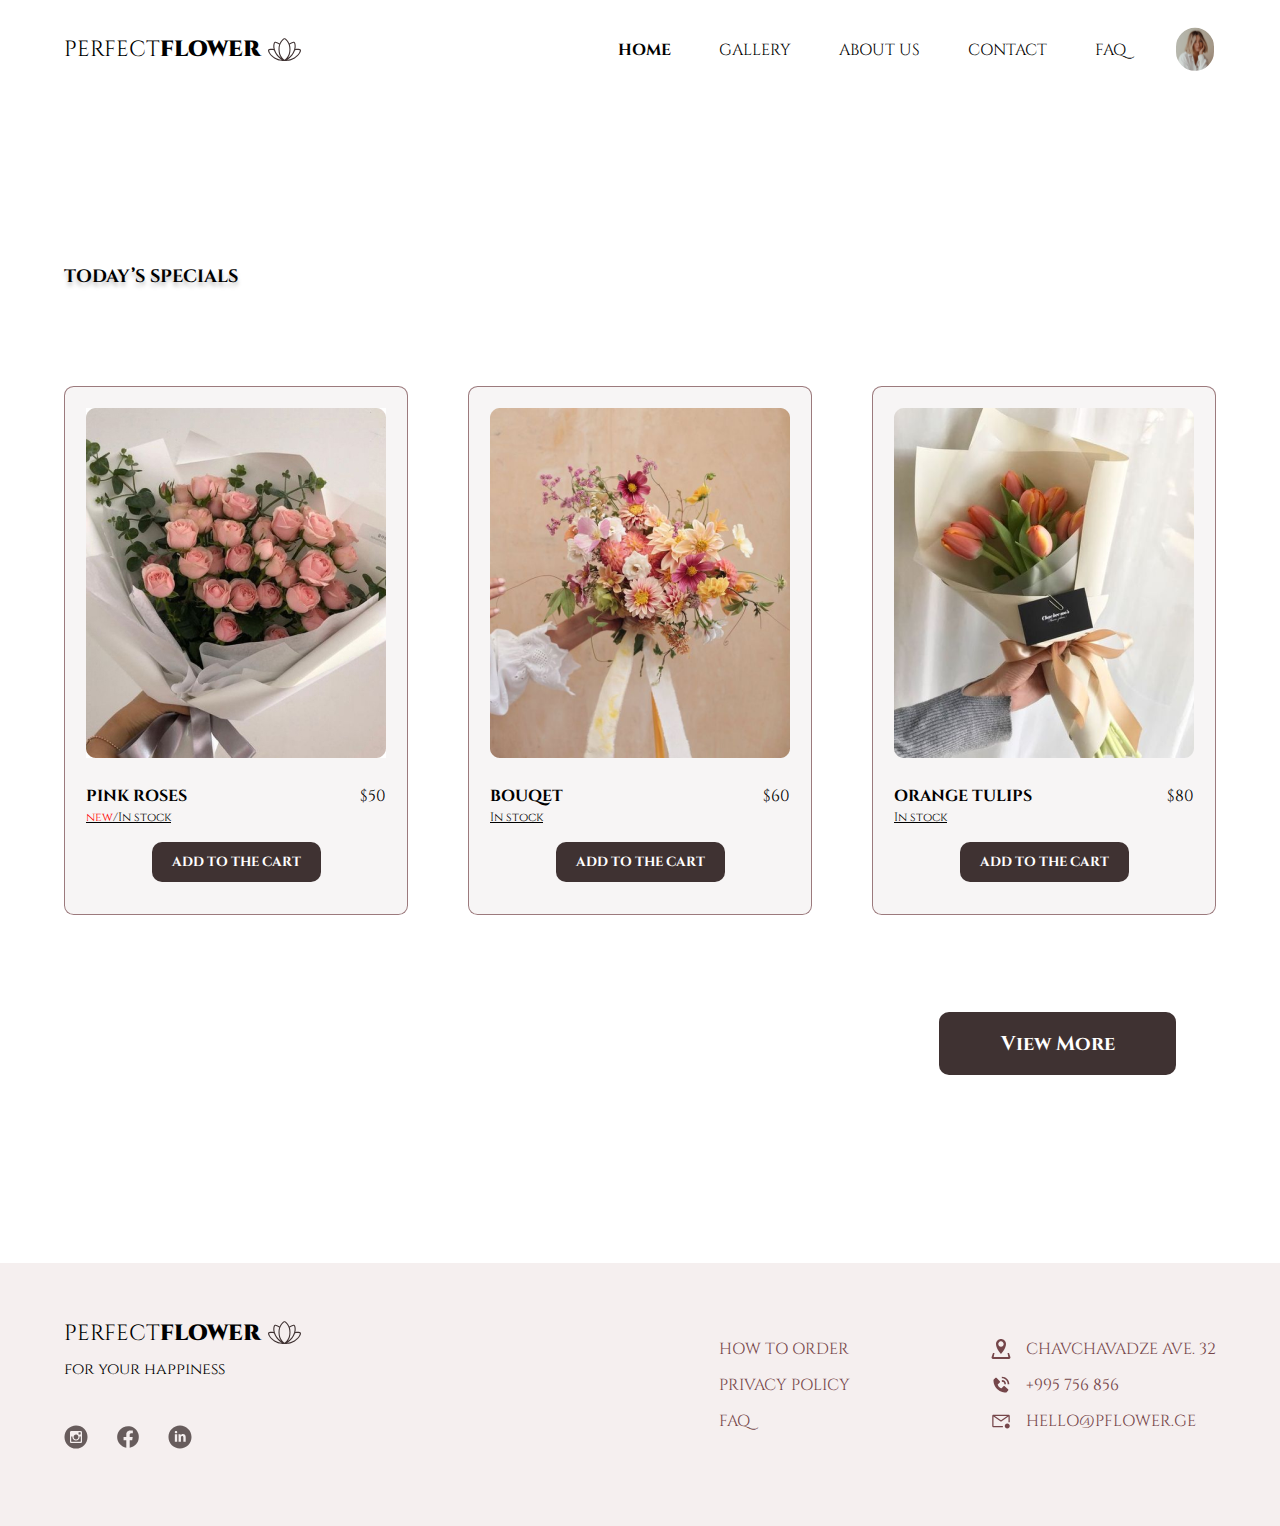
<file: index.html>
<!DOCTYPE html>
<html lang="en">

<head>
    <meta charset="UTF-8">
    <meta http-equiv="X-UA-Compatible" content="IE=edge">
    <meta name="viewport" content="width=device-width, initial-scale=1.0">
    <link rel="stylesheet" href="assets/css/reset.css">
    <link rel="stylesheet" href="assets/css/style.css">
    <title>Home</title>
</head>

<body>
    <header class="no-bg">
        <div class="container flex menu">
            <div class="logo">
                <a href="index.html"><span>Perfect<span class="logo-bold">Flower</span></span></a>
                <img src="assets/images/ph_flower-lotus-thin.svg">
            </div>
            <nav>
                <ul class="flex">
                    <li class="active"><a href="index.html">Home</a></li>
                    <li><a href="gallery.html">Gallery</a></li>
                    <li><a href="about.html">About us</a></li>
                    <li><a href="contact.html">Contact</a></li>
                    <li><a href="faq.html">FAQ</a></li>
                    <li><a href="#"><img src="assets/images/profile.svg" alt="Profile-Avatar"></a></li>
                </ul>
            </nav>
        </div>
    </header>
    <div class="container">
        <div class="specials-board relative">
            <h2>TODAY’S SPECIALS</h2>
            <div class="box-wrapper flex">
                <div class="box-card">
                    <img src="assets/images/img1.jpg">
                    <h3 class="relative">PINK ROSES <span class="item-price">$50</span></h3>
                    <p class="in-stock"><span class="new-in-stock">new</span>/In stock</p>
                    <button>Add to the cart</button>
                </div>
                <div class="box-card">
                    <img src="assets/images/img2.png">
                    <h3 class="relative">BOUQET<span class="item-price">$60</span></h3>
                    <p class="in-stock">In stock</p>
                    <button>Add to the cart</button>
                </div>
                <div class="box-card">
                    <img src="assets/images/img3.png">
                    <h3 class="relative">ORANGE TULIPS<span class="item-price">$80</span></h3>
                    <p class="in-stock">In stock</p>
                    <button>Add to the cart</button>
                </div>
            </div>
            <button class="more-btn">View More</button>
        </div>
    </div>
    <footer>
        <div class="container flex footer-menu">
            <div class="social-icons-wrapper">
                <div class="logo">
                    <a href="index.html"><span>Perfect<span class="logo-bold">Flower</span></span></a>
                    <img src="assets/images/ph_flower-lotus-thin.svg">
                </div>
                <p>for your happiness</p>
                <div class="icons">
                    <a href="#"><img src="assets/images/instagram.svg"></a>
                    <a href="#"><img src="assets/images/fb.svg"></a>
                    <a href="#"><img src="assets/images/linkd.svg"></a>
                </div>
            </div>
            <div class="flex">
                <ul>
                    <li><a href="#">How to order</a></li>
                    <li><a href="#">Privacy Policy</a></li>
                    <li><a href="faq.html">FAQ</a></li>
                </ul>
                <ul>
                    <li>

                        <a href="#">
                            <img src="assets/images/entypo_location.svg">
                            Chavchavadze ave. 32</a>
                    </li>
                    <li>
                        <a href="#">
                            <img src="assets/images/bxs_phone-call.svg">
                            +995 756 856</a>
                    </li>
                    <li>
                        <a href="#">
                            <img src="assets/images/carbon_email-new.svg">
                            hello@pflower.ge</a>
                    </li>
                </ul>
            </div>
        </div>
    </footer>
    <script src="assets/js/script.js"></script>
</body>

</html>
</file>
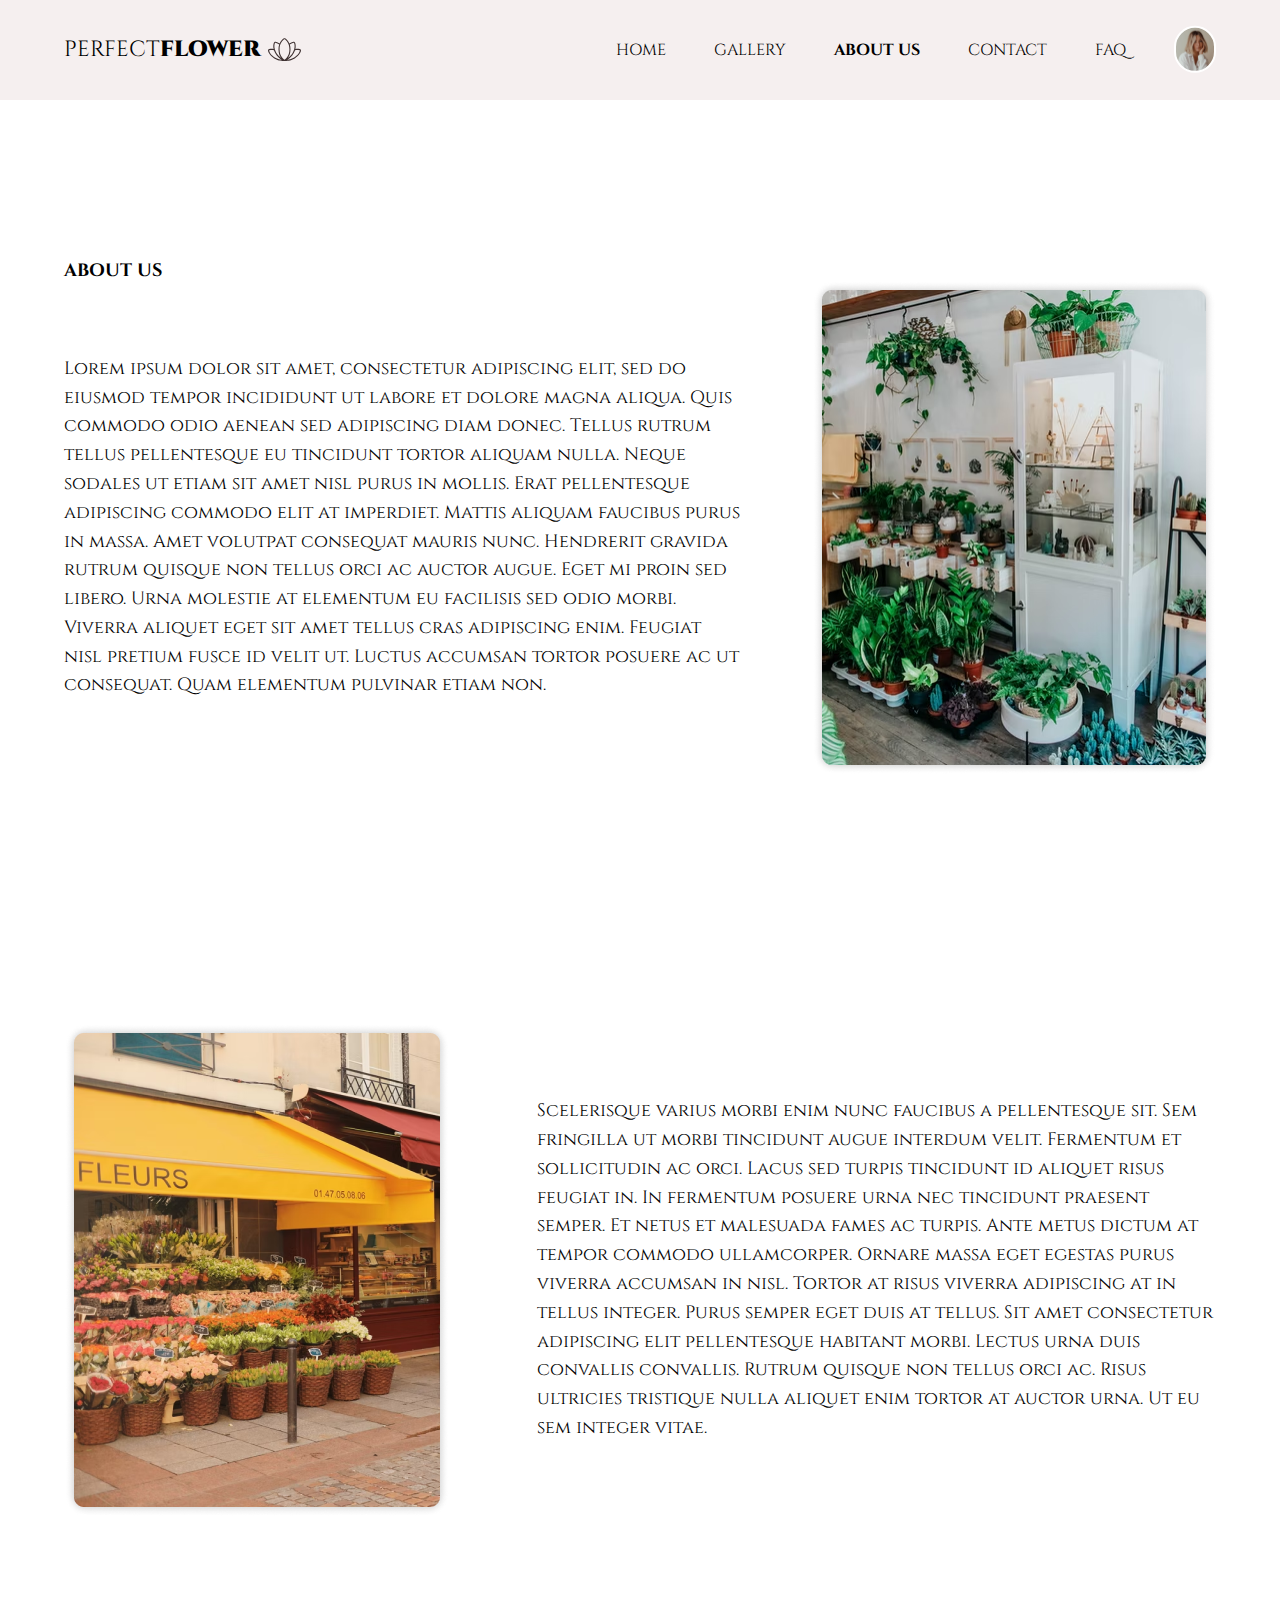
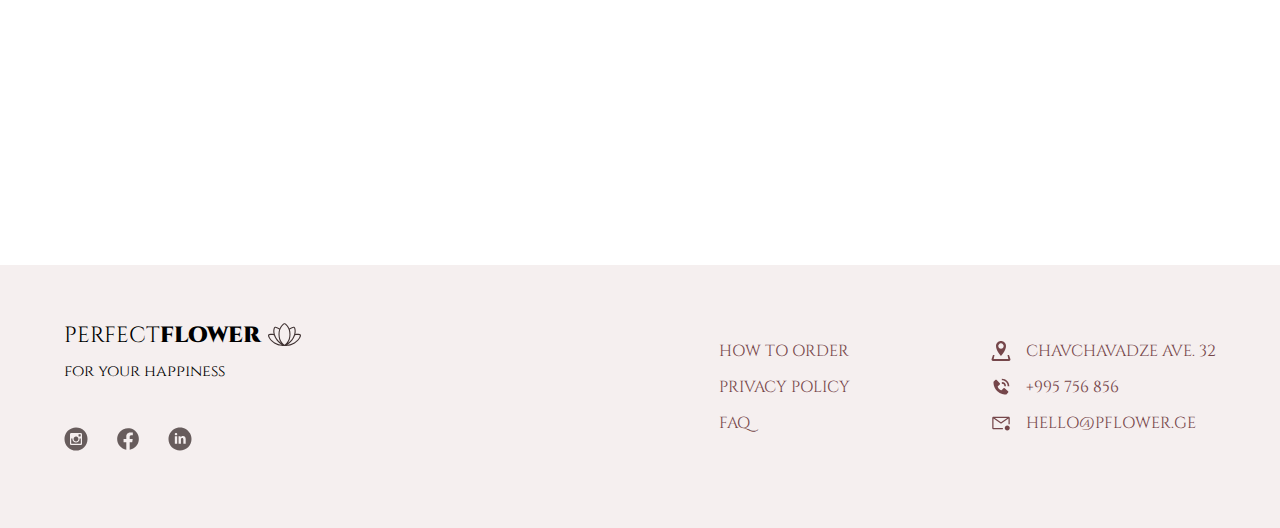
<file: about.html>
<!DOCTYPE html>
<html lang="en">

<head>
    <meta charset="UTF-8">
    <meta http-equiv="X-UA-Compatible" content="IE=edge">
    <meta name="viewport" content="width=device-width, initial-scale=1.0">
    <link rel="stylesheet" href="assets/css/reset.css">
    <link rel="stylesheet" href="assets/css/style.css">
    <title>About</title>
</head>

<body>
    <header>
        <div class="container flex menu">
            <div class="logo">
                <a href="index.html"><span>Perfect<span class="logo-bold">Flower</span></span></a>
                <img src="assets/images/ph_flower-lotus-thin.svg">
            </div>
            <nav>
                <ul class="flex">
                    <li><a href="index.html">Home</a></li>
                    <li><a href="gallery.html">Gallery</a></li>
                    <li class="active"><a href="about.html">About us</a></li>
                    <li><a href="contact.html">Contact</a></li>
                    <li><a href="faq.html">FAQ</a></li>
                    <li><a href="#"><img src="assets/images/profile.svg" alt="Profile-Avatar"></a></li>
                </ul>
            </nav>
        </div>
    </header>

    <div class="container about-container">
        <h2>About Us</h2>
        <div class="about-content">
            <section>
                <p>
                    Lorem ipsum dolor sit amet, consectetur adipiscing elit, sed do eiusmod tempor incididunt ut labore
                    et dolore magna aliqua. Quis commodo odio aenean sed adipiscing diam donec. Tellus rutrum tellus
                    pellentesque eu tincidunt tortor aliquam nulla. Neque sodales ut etiam sit amet nisl purus in
                    mollis. Erat pellentesque adipiscing commodo elit at imperdiet. Mattis aliquam faucibus purus in
                    massa. Amet volutpat consequat mauris nunc. Hendrerit gravida rutrum quisque non tellus orci ac
                    auctor augue. Eget mi proin sed libero. Urna molestie at elementum eu facilisis sed odio morbi.
                    Viverra aliquet eget sit amet tellus cras adipiscing enim. Feugiat nisl pretium fusce id velit ut.
                    Luctus accumsan tortor posuere ac ut consequat. Quam elementum pulvinar etiam non.
                </p>
                <img src="assets/images/images-2/image 30.png" alt="">
            </section>
            <section>
                <img src="assets/images/images-2/image 31.png" alt="">
                <p>
                    Scelerisque varius morbi enim nunc faucibus a pellentesque sit. Sem fringilla ut morbi tincidunt
                    augue interdum velit. Fermentum et sollicitudin ac orci. Lacus sed turpis tincidunt id aliquet risus
                    feugiat in. In fermentum posuere urna nec tincidunt praesent semper. Et netus et malesuada fames ac
                    turpis. Ante metus dictum at tempor commodo ullamcorper. Ornare massa eget egestas purus viverra
                    accumsan in nisl. Tortor at risus viverra adipiscing at in tellus integer. Purus semper eget duis at
                    tellus. Sit amet consectetur adipiscing elit pellentesque habitant morbi. Lectus urna duis convallis
                    convallis. Rutrum quisque non tellus orci ac. Risus ultricies tristique nulla aliquet enim tortor at
                    auctor urna. Ut eu sem integer vitae.
                </p>
            </section>
        </div>
    </div>


    <footer>
        <div class="container flex footer-menu">
            <div class="social-icons-wrapper">
                <div class="logo">
                    <a href="index.html"><span>Perfect<span class="logo-bold">Flower</span></span></a>
                    <img src="assets/images/ph_flower-lotus-thin.svg">
                </div>
                <p>for your happiness</p>
                <div class="icons">
                    <a href="#"><img src="assets/images/instagram.svg"></a>
                    <a href="#"><img src="assets/images/fb.svg"></a>
                    <a href="#"><img src="assets/images/linkd.svg"></a>
                </div>
            </div>
            <div class="flex">
                <ul>
                    <li><a href="#">How to order</a></li>
                    <li><a href="#">Privacy Policy</a></li>
                    <li><a href="faq.html">FAQ</a></li>
                </ul>
                <ul>
                    <li>
                        <a href="#">
                            <img src="assets/images/entypo_location.svg">
                            Chavchavadze ave. 32</a>
                    </li>
                    <li>
                        <a href="">
                            <img src="assets/images/bxs_phone-call.svg">
                            +995 756 856</a>
                    </li>
                    <li>
                        <a href="">
                            <img src="assets/images/carbon_email-new.svg">
                            hello@pflower.ge</a>
                    </li>
                </ul>
            </div>
        </div>
    </footer>
    <script src="assets/js/script.js"></script>
</body>

</html>
</file>
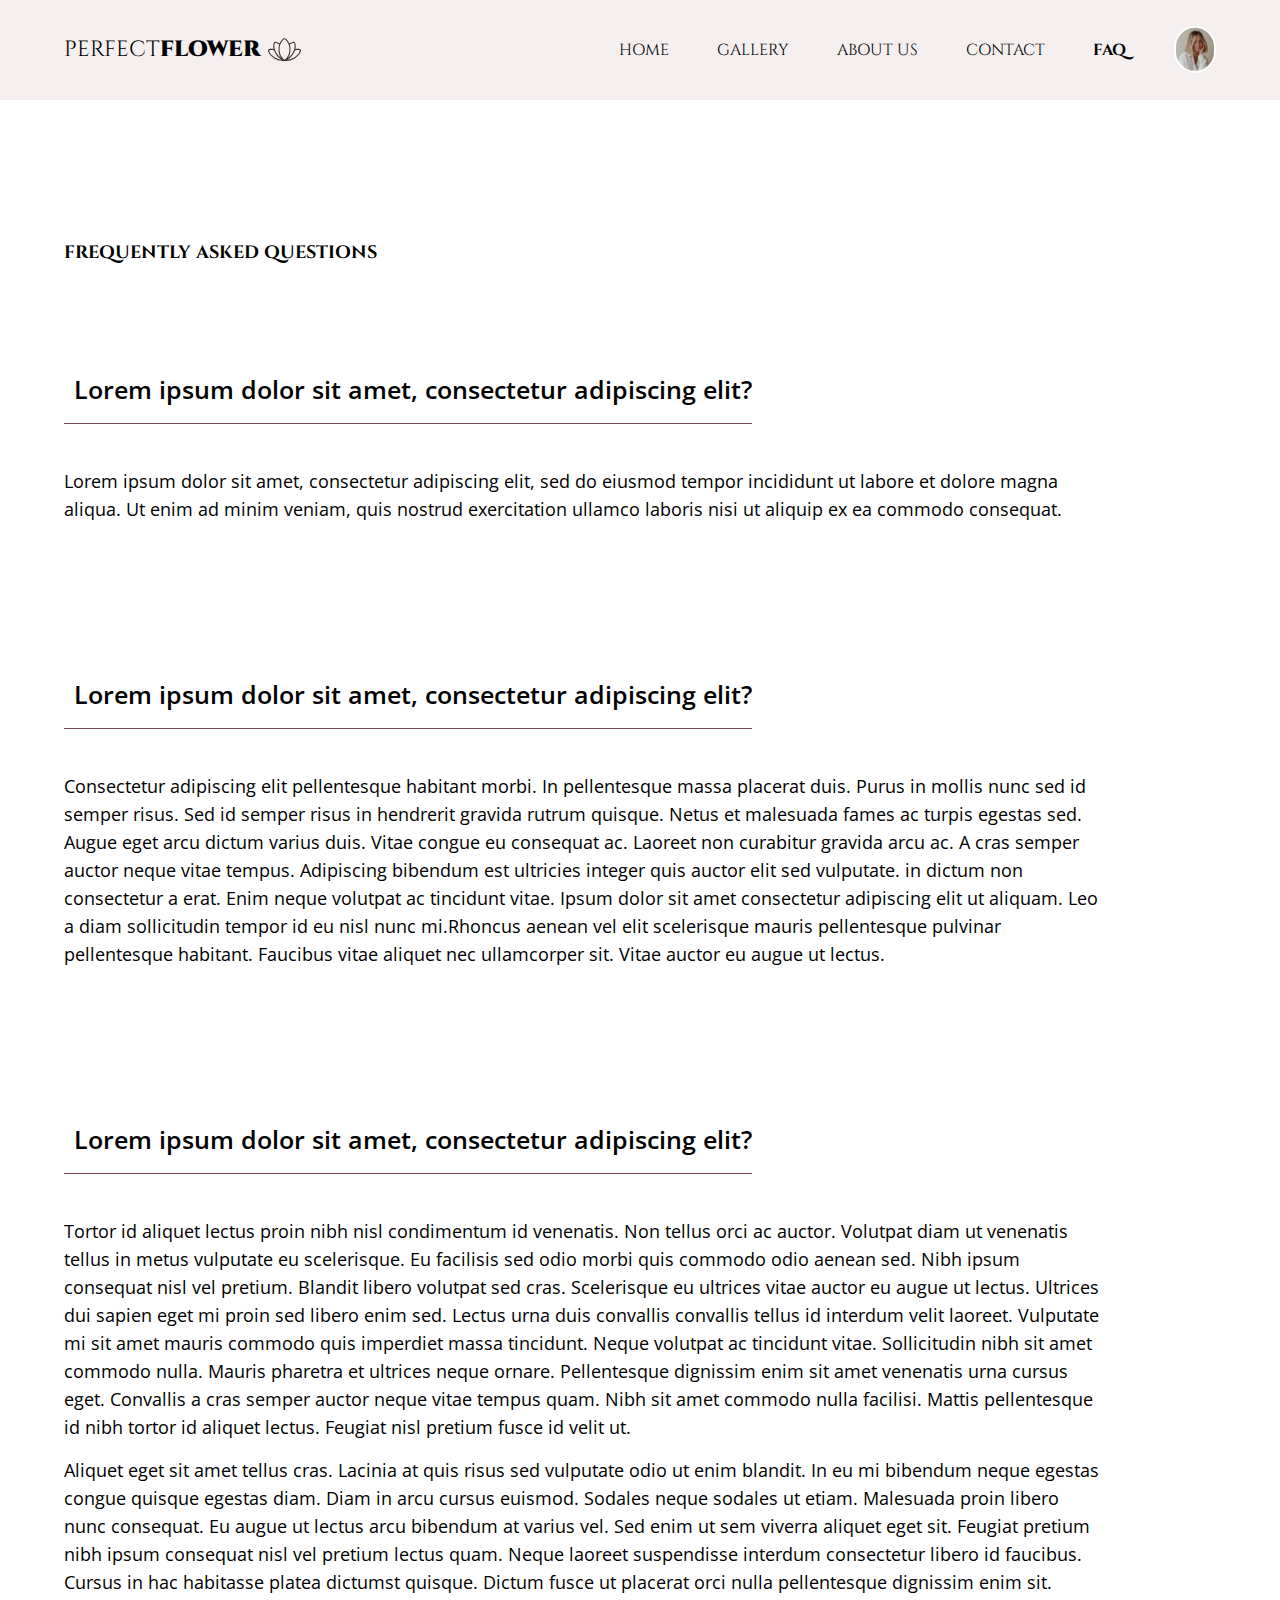
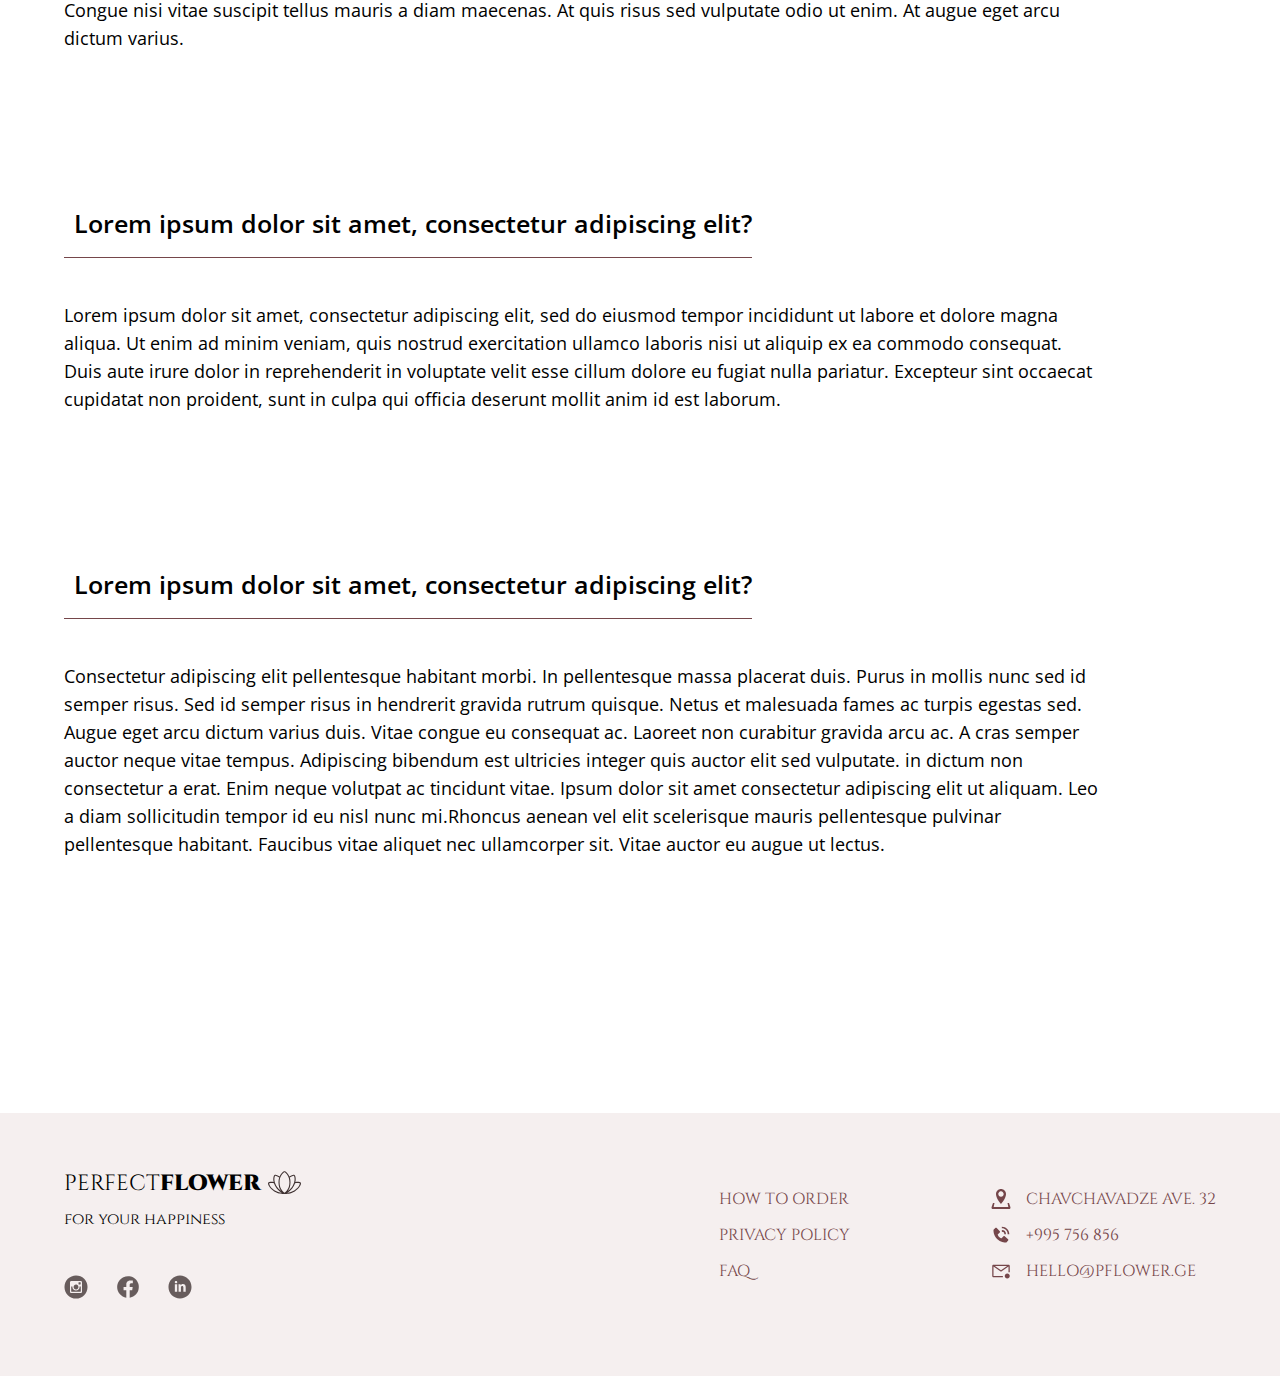
<file: faq.html>
<!DOCTYPE html>
<html lang="en">

<head>
    <meta charset="UTF-8">
    <meta http-equiv="X-UA-Compatible" content="IE=edge">
    <meta name="viewport" content="width=device-width, initial-scale=1.0">
    <link rel="stylesheet" href="assets/css/reset.css">
    <link rel="stylesheet" href="assets/css/style.css">
    <title>FAQ</title>
</head>

<body>
    <header>
        <div class="container flex menu">
            <div class="logo">
                <a href="index.html"><span>Perfect<span class="logo-bold">Flower</span></span></a>
                <img src="assets/images/ph_flower-lotus-thin.svg">
            </div>
            <nav>
                <ul class="flex">
                    <li><a href="index.html">Home</a></li>
                    <li><a href="gallery.html">Gallery</a></li>
                    <li><a href="about.html">About us</a></li>
                    <li><a href="contact.html">Contact</a></li>
                    <li class="active"><a href="faq.html">FAQ</a></li>
                    <li><a href="#"><img src="assets/images/profile.svg" alt="Profile-Avatar"></a></li>
                </ul>
            </nav>
        </div>
    </header>

    <div class="container faq-board">
        <h2>FREQUENTLY ASKED QUESTIONS</h2>
        <div class="text-content">
            <h1>Lorem ipsum dolor sit amet, consectetur adipiscing elit?</h1>
            <p>
                Lorem ipsum dolor sit amet, consectetur adipiscing elit, sed do eiusmod tempor incididunt ut labore et
                dolore magna aliqua. Ut enim ad minim veniam, quis nostrud exercitation ullamco laboris nisi ut aliquip
                ex ea commodo consequat.
            </p>
            <h1>Lorem ipsum dolor sit amet, consectetur adipiscing elit?</h1>
            <p>
                Consectetur adipiscing elit pellentesque habitant morbi. In pellentesque massa placerat duis. Purus in
                mollis nunc sed id semper risus. Sed id semper risus in hendrerit gravida rutrum quisque. Netus et
                malesuada fames ac turpis egestas sed. Augue eget arcu dictum varius duis. Vitae congue eu consequat ac.
                Laoreet non curabitur gravida arcu ac. A cras semper auctor neque vitae tempus. Adipiscing bibendum est
                ultricies integer quis auctor elit sed vulputate. in dictum non consectetur a erat. Enim neque volutpat
                ac tincidunt vitae. Ipsum dolor sit amet consectetur adipiscing elit ut aliquam. Leo a diam sollicitudin
                tempor id eu nisl nunc mi.Rhoncus aenean vel elit scelerisque mauris pellentesque pulvinar pellentesque
                habitant. Faucibus vitae aliquet nec ullamcorper sit. Vitae auctor eu augue ut lectus.
            </p>
            <h1>Lorem ipsum dolor sit amet, consectetur adipiscing elit?</h1>
            <p>
                Tortor id aliquet lectus proin nibh nisl condimentum id venenatis. Non tellus orci ac auctor. Volutpat
                diam ut venenatis tellus in metus vulputate eu scelerisque. Eu facilisis sed odio morbi quis commodo
                odio aenean sed. Nibh ipsum consequat nisl vel pretium. Blandit libero volutpat sed cras. Scelerisque eu
                ultrices vitae auctor eu augue ut lectus. Ultrices dui sapien eget mi proin sed libero enim sed. Lectus
                urna duis convallis convallis tellus id interdum velit laoreet. Vulputate mi sit amet mauris commodo
                quis imperdiet massa tincidunt. Neque volutpat ac tincidunt vitae. Sollicitudin nibh sit amet commodo
                nulla. Mauris pharetra et ultrices neque ornare. Pellentesque dignissim enim sit amet venenatis urna
                cursus eget. Convallis a cras semper auctor neque vitae tempus quam. Nibh sit amet commodo nulla
                facilisi. Mattis pellentesque id nibh tortor id aliquet lectus. Feugiat nisl pretium fusce id velit ut.
            </p>
            <p>
                Aliquet eget sit amet tellus cras. Lacinia at quis risus sed vulputate odio ut enim blandit. In eu mi
                bibendum neque egestas congue quisque egestas diam. Diam in arcu cursus euismod. Sodales neque sodales
                ut etiam. Malesuada proin libero nunc consequat. Eu augue ut lectus arcu bibendum at varius vel. Sed
                enim ut sem viverra aliquet eget sit. Feugiat pretium nibh ipsum consequat nisl vel pretium lectus quam.
                Neque laoreet suspendisse interdum consectetur libero id faucibus. Cursus in hac habitasse platea
                dictumst quisque. Dictum fusce ut placerat orci nulla pellentesque dignissim enim sit. Congue nisi vitae
                suscipit tellus mauris a diam maecenas. At quis risus sed vulputate odio ut enim. At augue eget arcu
                dictum varius.
            </p>
            <h1>Lorem ipsum dolor sit amet, consectetur adipiscing elit?</h1>
            <p>
                Lorem ipsum dolor sit amet, consectetur adipiscing elit, sed do eiusmod tempor incididunt ut labore et
                dolore magna aliqua. Ut enim ad minim veniam, quis nostrud exercitation ullamco laboris nisi ut aliquip
                ex ea commodo consequat. Duis aute irure dolor in reprehenderit in voluptate velit esse cillum dolore eu
                fugiat nulla pariatur. Excepteur sint occaecat cupidatat non proident, sunt in culpa qui officia
                deserunt mollit anim id est laborum.
            </p>
            <h1>Lorem ipsum dolor sit amet, consectetur adipiscing elit?</h1>
            <p>
                Consectetur adipiscing elit pellentesque habitant morbi. In pellentesque massa placerat duis. Purus in
                mollis nunc sed id semper risus. Sed id semper risus in hendrerit gravida rutrum quisque. Netus et
                malesuada fames ac turpis egestas sed. Augue eget arcu dictum varius duis. Vitae congue eu consequat ac.
                Laoreet non curabitur gravida arcu ac. A cras semper auctor neque vitae tempus. Adipiscing bibendum est
                ultricies integer quis auctor elit sed vulputate. in dictum non consectetur a erat. Enim neque volutpat
                ac tincidunt vitae. Ipsum dolor sit amet consectetur adipiscing elit ut aliquam. Leo a diam sollicitudin
                tempor id eu nisl nunc mi.Rhoncus aenean vel elit scelerisque mauris pellentesque pulvinar pellentesque
                habitant. Faucibus vitae aliquet nec ullamcorper sit. Vitae auctor eu augue ut lectus.
            </p>
        </div>
    </div>

    <footer>
        <div class="container flex footer-menu">
            <div class="social-icons-wrapper">
                <div class="logo">
                    <a href="index.html"><span>Perfect<span class="logo-bold">Flower</span></span></a>
                    <img src="assets/images/ph_flower-lotus-thin.svg">
                </div>
                <p>for your happiness</p>
                <div class="icons">
                    <a href="#"><img src="assets/images/instagram.svg"></a>
                    <a href="#"><img src="assets/images/fb.svg"></a>
                    <a href="#"><img src="assets/images/linkd.svg"></a>
                </div>
            </div>
            <div class="flex">
                <ul>
                    <li><a href="#">How to order</a></li>
                    <li><a href="#">Privacy Policy</a></li>
                    <li><a href="faq.html">FAQ</a></li>
                </ul>
                <ul>
                    <li>

                        <a href="#">
                            <img src="assets/images/entypo_location.svg">
                            Chavchavadze ave. 32</a>
                    </li>
                    <li>
                        <a href="#">
                            <img src="assets/images/bxs_phone-call.svg">
                            +995 756 856</a>
                    </li>
                    <li>
                        <a href="#">
                            <img src="assets/images/carbon_email-new.svg">
                            hello@pflower.ge</a>
                    </li>
                </ul>
            </div>
        </div>
    </footer>
    <script src="assets/js/script.js"></script>
</body>

</html>
</file>
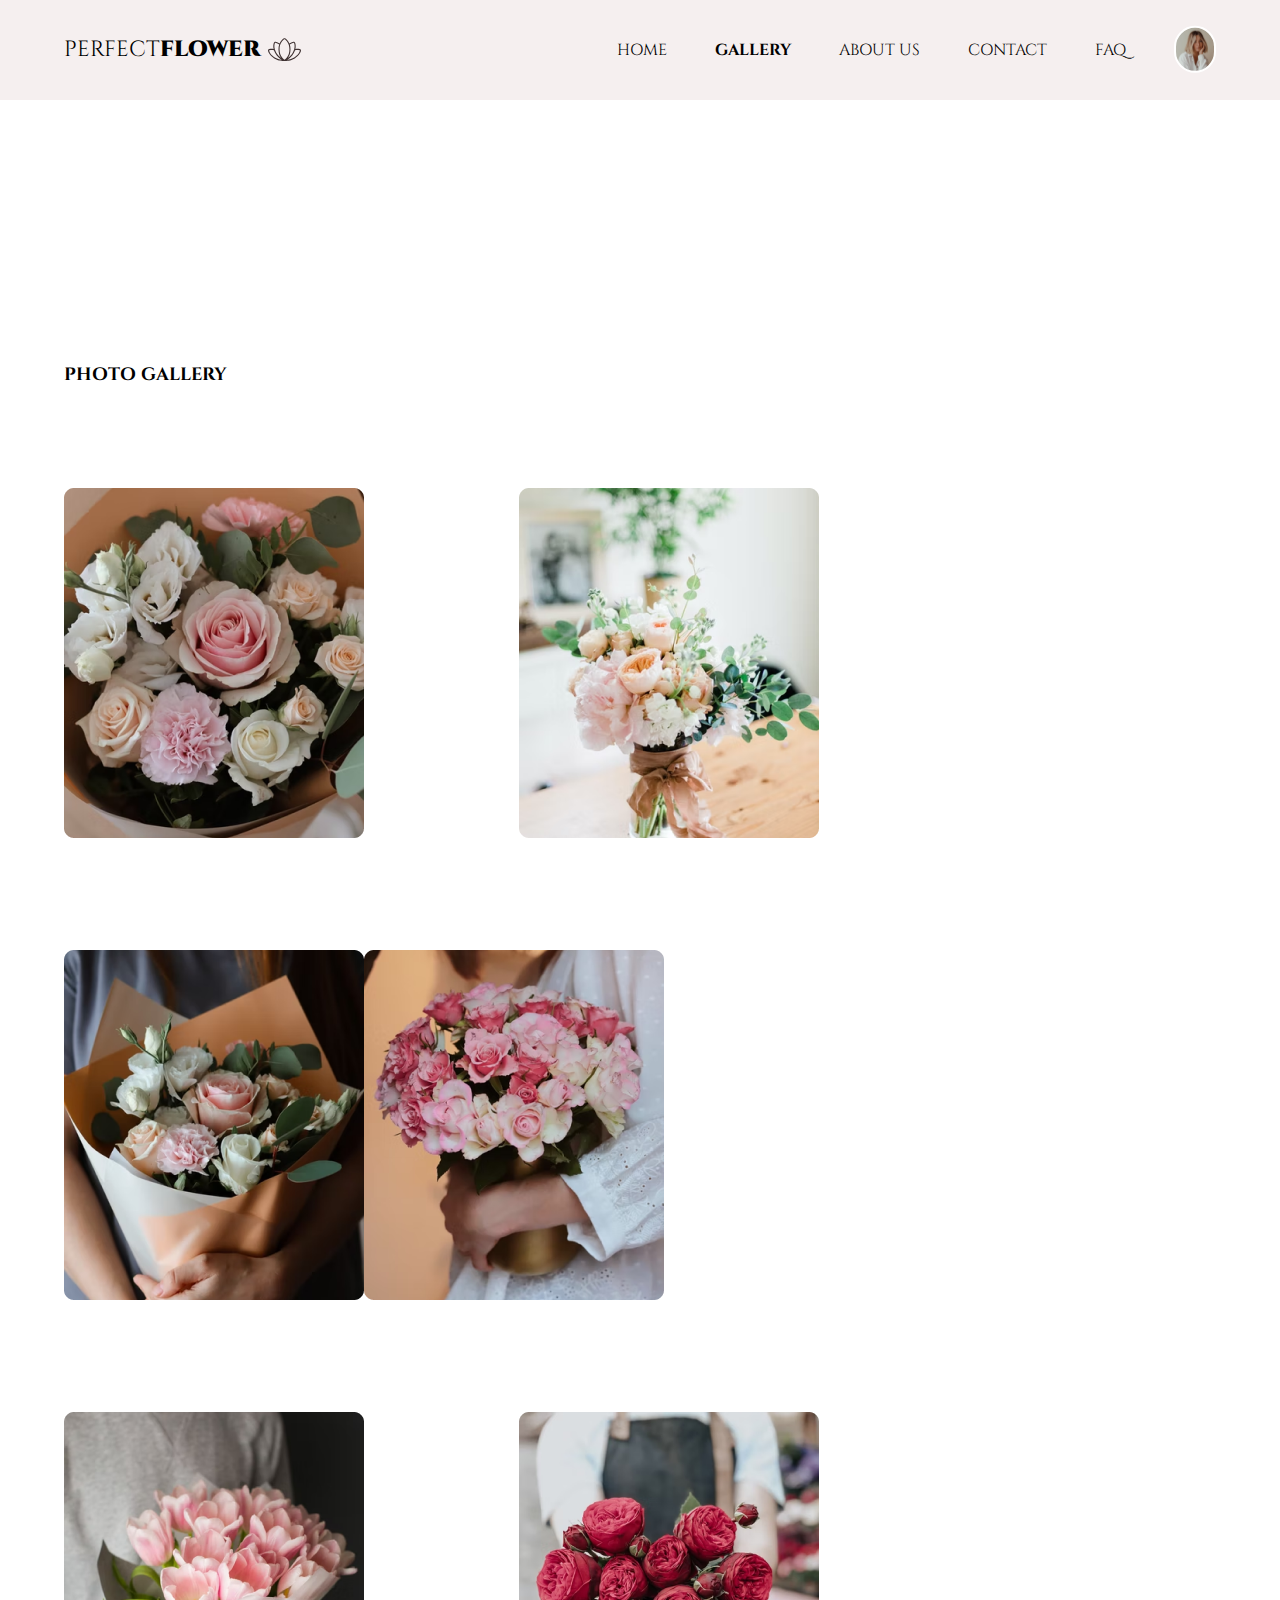
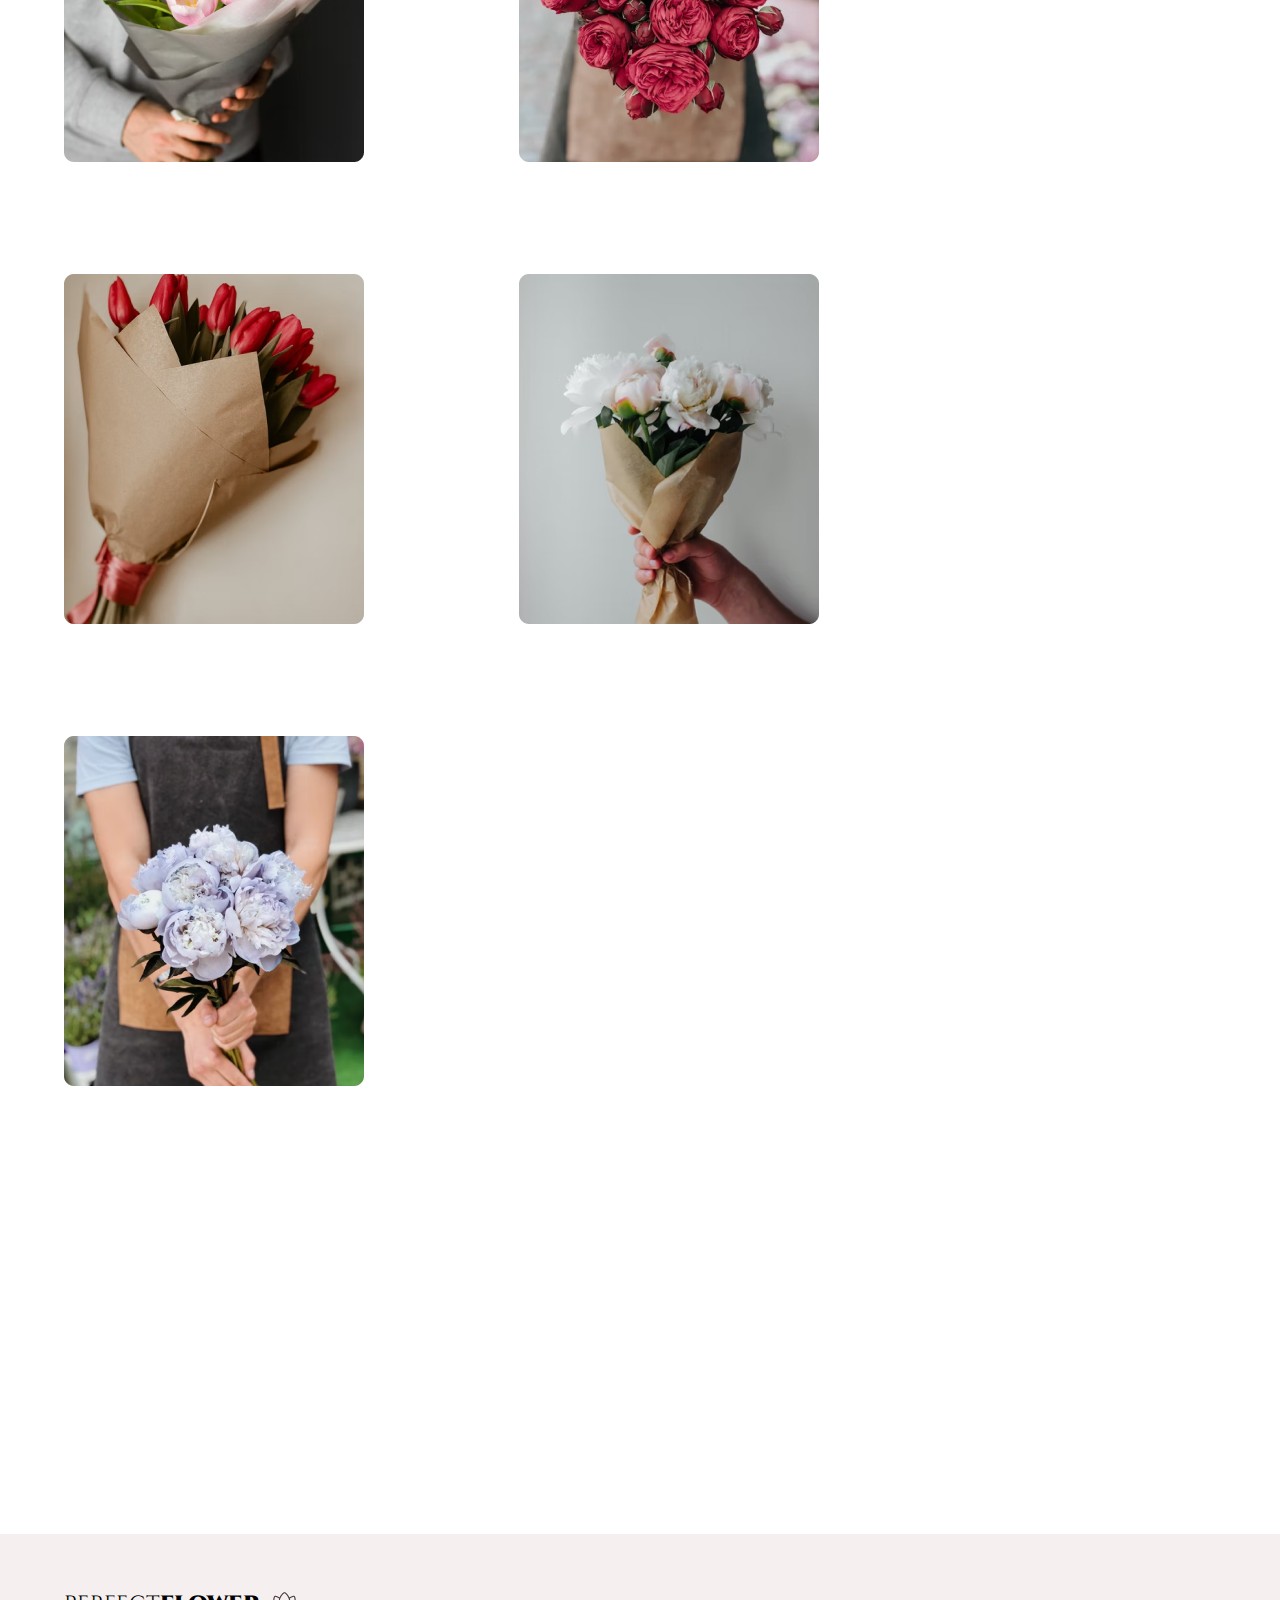
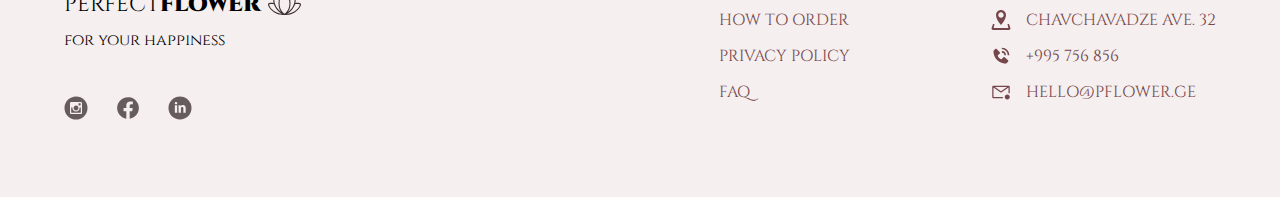
<file: gallery.html>
<!DOCTYPE html>
<html lang="en">

<head>
    <meta charset="UTF-8">
    <meta http-equiv="X-UA-Compatible" content="IE=edge">
    <meta name="viewport" content="width=device-width, initial-scale=1.0">
    <link rel="stylesheet" href="assets/css/reset.css">
    <link rel="stylesheet" href="assets/css/style.css">
    <title>Gallery</title>
</head>

<body>
    <header>
        <div class="container flex menu">
            <div class="logo">
                <a href="index.html"><span>Perfect<span class="logo-bold">Flower</span></span></a>
                <img src="assets/images/ph_flower-lotus-thin.svg">
            </div>
            <nav>
                <ul class="flex">
                    <li><a href="index.html">Home</a></li>
                    <li class="active"><a href="gallery.html">Gallery</a></li>
                    <li><a href="about.html">About us</a></li>
                    <li><a href="contact.html">Contact</a></li>
                    <li><a href="faq.html">FAQ</a></li>
                    <li><a href="#"><img src="assets/images/profile.svg" alt="Profile-Avatar"></a></li>
                </ul>
            </nav>
        </div>
    </header>

    <div class="container gallery">
        <h2 class="gallery-title">Photo gallery</h2>
        <div class="gallery">
            <img src="assets/images/images-2/Frame 1.png">
            <img src="assets/images/images-2/Frame 3.png">
            <img src="assets/images/images-2/Frame 5.png">
            <img src="assets/images/images-2/Frame 16.png">
            <img src="assets/images/images-2/Frame 17.png">
            <img src="assets/images/images-2/Frame 18.png">
            <img src="assets/images/images-2/Frame 15.png">
            <img src="assets/images/images-2/Frame 14.png">
            <img src="assets/images/images-2/Frame 13.png">
        </div>
    </div>


    <footer>
        <div class="container flex footer-menu">
            <div class="social-icons-wrapper">
                <div class="logo">
                    <a href="index.html"><span>Perfect<span class="logo-bold">Flower</span></span></a>
                    <img src="assets/images/ph_flower-lotus-thin.svg">
                </div>
                <p>for your happiness</p>
                <div class="icons">
                    <a href="#"><img src="assets/images/instagram.svg"></a>
                    <a href="#"><img src="assets/images/fb.svg"></a>
                    <a href="#"><img src="assets/images/linkd.svg"></a>
                </div>
            </div>
            <div class="flex">
                <ul>
                    <li><a href="#">How to order</a></li>
                    <li><a href="#">Privacy Policy</a></li>
                    <li><a href="faq.html">FAQ</a></li>
                </ul>
                <ul>
                    <li>

                        <a href="#">
                            <img src="assets/images/entypo_location.svg">
                            Chavchavadze ave. 32</a>
                    </li>
                    <li>
                        <a href="#">
                            <img src="assets/images/bxs_phone-call.svg">
                            +995 756 856</a>
                    </li>
                    <li>
                        <a href="#">
                            <img src="assets/images/carbon_email-new.svg">
                            hello@pflower.ge</a>
                    </li>
                </ul>
            </div>
        </div>
    </footer>
    <script src="assets/js/script.js"></script>
</body>

</html>
</file>
<file: assets/css/style.css>
@import url('https://fonts.googleapis.com/css2?family=Andada+Pro:wght@400;500;600&family=Anek+Malayalam&family=Cinzel:wght@400;500;600;700;800;900&family=Open+Sans:wght@300;400;600&family=Oswald:wght@400;500;600&family=Poppins:ital,wght@0,100;0,200;0,400;0,500;0,600;1,100;1,200;1,300;1,400;1,500;1,600&display=swap');

* {
    margin: 0;
    padding: 0;
    box-sizing: border-box;
}

a {
    text-decoration: none;
    color: initial;
}

button,
img {
    cursor: pointer;
}

header {
    position: fixed;
    top: 0;
    display: flex;
    height: 100px;
    width: 100%;
    align-items: center;
    background: #F5EFEF;
    z-index: 99;
}

.no-bg {
    background: white;
}

.container {
    max-width: 1240px;
    width: 90%;
    margin: 0 auto;
    font-family: 'Cinzel', serif;
}

.container h2 {
    font-weight: 700;
    font-size: 18px;
    text-transform: uppercase;
}

.flex {
    display: flex;
    align-items: center;
}

.menu {
    display: flex;
    justify-content: space-between;
}

.logo {
    display: flex;
    align-items: center;
    font-size: 22px;
    color: #3F3232;
    text-transform: uppercase;
}

.logo-bold {
    font-weight: 900;
    margin-right: 7px;
}

.menu nav ul li {
    text-transform: uppercase;
    font-size: 16px;
    color: #75464A;
}

.menu nav ul li:not(:last-child) {
    margin-right: 48px;
}

.menu nav ul .active {
    font-weight: 700;
}

.specials-board {
    margin-top: 268px;
    padding-bottom: 348px;
}

.specials-board h2 {
    font-weight: 700;
    font-size: 18px;
    text-shadow: 0px 4px 4px rgba(0, 0, 0, 0.25);
}

.specials-board .box-wrapper {
    justify-content: space-between;
    margin-top: 100px;
}

.specials-board .box-card {
    background: #F7F5F5;
    padding: 21px 21px 32px 21px;
    border: 1px solid rgba(117, 70, 74, 0.7);
    border-radius: 9.61403px;
}

.relative {
    position: relative;
}

.specials-board .box-card h3 {
    font-size: 16px;
    font-weight: 700;
    margin-top: 27px;
}

.item-price {
    position: absolute;
    right: 0;
    font-weight: initial;
}

.specials-board .box-card p {
    font-size: 12px;
    margin-top: 7px;
    text-decoration: underline;
}

.specials-board .box-card .new-in-stock {
    color: #FF0000;
}

.specials-board .box-card button {
    text-transform: uppercase;
    padding: 11px 20px;
    border: 0;
    background: #3F3232;
    border-radius: 10px;
    color: #fff;
    font-family: 'Cinzel', serif;
    font-weight: 700;
    display: flex;
    justify-content: center;
    align-items: center;
    margin: 0 auto;
    margin-top: 19px;
}

.specials-board .more-btn {
    width: 237px;
    height: 63px;
    background: #3F3232;
    color: #fff;
    border-radius: 10px;
    border: 0;
    font-family: 'Cinzel', serif;
    position: absolute;
    right: 40px;
    bottom: 188px;
    font-size: 20px;
    font-weight: 700;
    transition: 300ms;
}

footer {
    background: #F5EFEF;
    height: 263px;
    padding-top: 53px;
    width: 100%;
}

.footer-menu {
    display: flex;
    justify-content: space-between
}

.footer-menu .icons {
    display: flex;
    align-items: center;
}

.footer-menu .icons a {
    margin-right: 27px;
}

.footer-menu .social-icons-wrapper p {
    margin-top: 10px;
    margin-bottom: 47px;
}

.footer-menu .flex ul {
    margin-left: 141px;
    line-height: 36px;
    text-transform: uppercase;
}

.footer-menu .flex ul li a {
    display: flex;
    align-items: center;
    font-size: 16px;
    color: #75464A;
}

.footer-menu .flex ul li a img {
    margin-right: 15px;
}

.gallery {
    display: flex;
    flex-wrap: wrap;
    margin-top: 104px;
    padding-bottom: 168px;
}

.gallery img {
    margin-bottom: 112px;
    transition: 500ms;
}

.gallery img:hover {
    transform: scale(1.1);
    filter: drop-shadow(0px 0px 20px rgba(0, 0, 0, 0.25));
}

.gallery-title {
    margin-top: 262px;
}

.gallery img:not(:nth-child(3), :nth-child(6), :nth-child(9)) {
    margin-right: 155px;
}

.faq-board {
    margin-top: 244px;
    padding-bottom: 240px;
}

.faq-board .text-content {
    margin-top: 115px;
    font-family: Open Sans;
}

.faq-board .text-content h1 {
    font-size: 25px;
    font-weight: 600;
    border-bottom: 1px solid #75464A;
    display: inline-block;
    padding-bottom: 21px;
    padding-left: 10px;
    margin-bottom: 43px;
}

.faq-board .text-content h1:not(:first-child) {
    margin-top: 144px;
}

.faq-board .text-content p {
    font-size: 18px;
    line-height: 28px;
    max-width: 1038.02px;
    margin-bottom: 15px;
}

.about-container {
    margin-top: 100px;
    padding-top: 162px;
    padding-bottom: 100px;
}

.about-container section {
    display: flex;
    align-items: center;
    justify-content: space-between;
    margin-bottom: 248px;
}

.about-container section p {
    max-width: 679px;
    line-height: 28.8px;
    font-size: 18px;
}

.contact-container {
    margin-top: 100px;
    padding-top: 162px;
}

.contact-container .contact-title {
    text-align: center;
    margin-top: 70px;
}

.contact-container .contact-title p {
    display: flex;
    flex-direction: row-reverse;
    width: 500px;
    margin: 0 auto;
    font-size: 18px;
    line-height: 28px;
}

.contact-container .contact-title h2 {
    margin-bottom: 25px;
}

.contact-container .contact-form {
    position: relative;
    padding-top: 30px;
    margin-bottom: 331px;
    padding-bottom: 130px;
}

.contact-container .contact-form form ul {
    display: flex;
    justify-content: space-between;
}

.contact-container .contact-form ul {
    margin-top: 65px;
}

.contact-container .contact-form ul li label {
    margin-bottom: 16px;
    margin-left: 15px;
    display: block;
}

.contact-container .contact-form .main-input {
    padding: 10px 20px;
    width: 525px;
    height: 65px;
    border: 1px solid rgba(117, 70, 74, 0.7);
    border-radius: 10px;
}

.contact-container .contact-form textarea {
    width: 588px;
    height: 398px;
    border: 1px solid rgba(117, 70, 74, 0.7);
    border-radius: 10px;
    padding: 41px 32px;
    font-size: 16px;
    font-family: 'Cinzel', serif;
}

.contact-container .contact-form ul li iframe {
    background: url(image.png);
    filter: drop-shadow(0px 0px 25px rgba(0, 0, 0, 0.1));
    border-radius: 10px;
    width: 575px;
    height: 392px;
    margin-top: 20px;
}

.privacy-terms-color {
    color: #0057FF;
}

.required {
    color: #FF0000;
}

.send-message-btn {
    width: 224px;
    height: 63px;
    background: #3F3232;
    color: #fff;
    border-radius: 10px;
    border: 0;
    font-family: 'Cinzel', serif;
    position: absolute;
    right: 30px;
    bottom: 0;
    font-size: 20px;
    font-weight: 700;
    transition: 300ms;
}

.send-message-btn:hover,
.more-btn:hover {
    background: #86828E;
}
</file>
